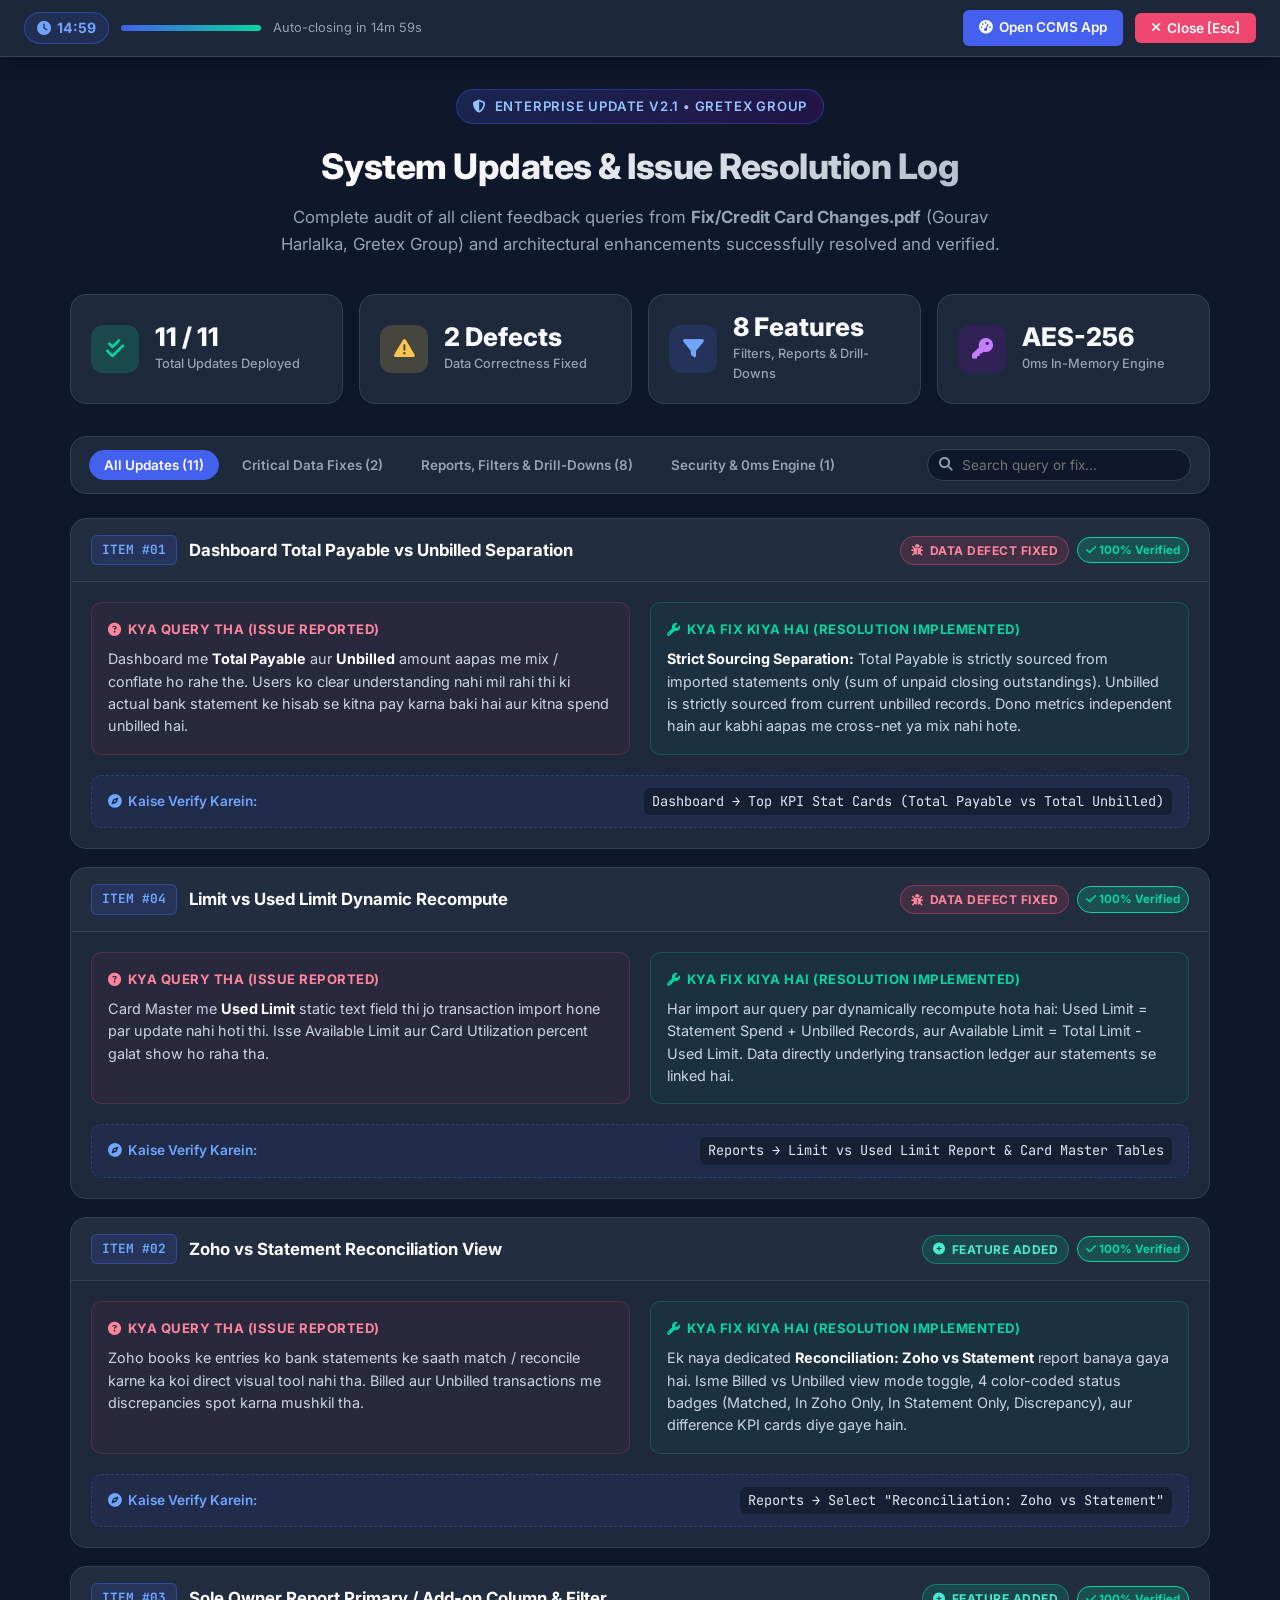
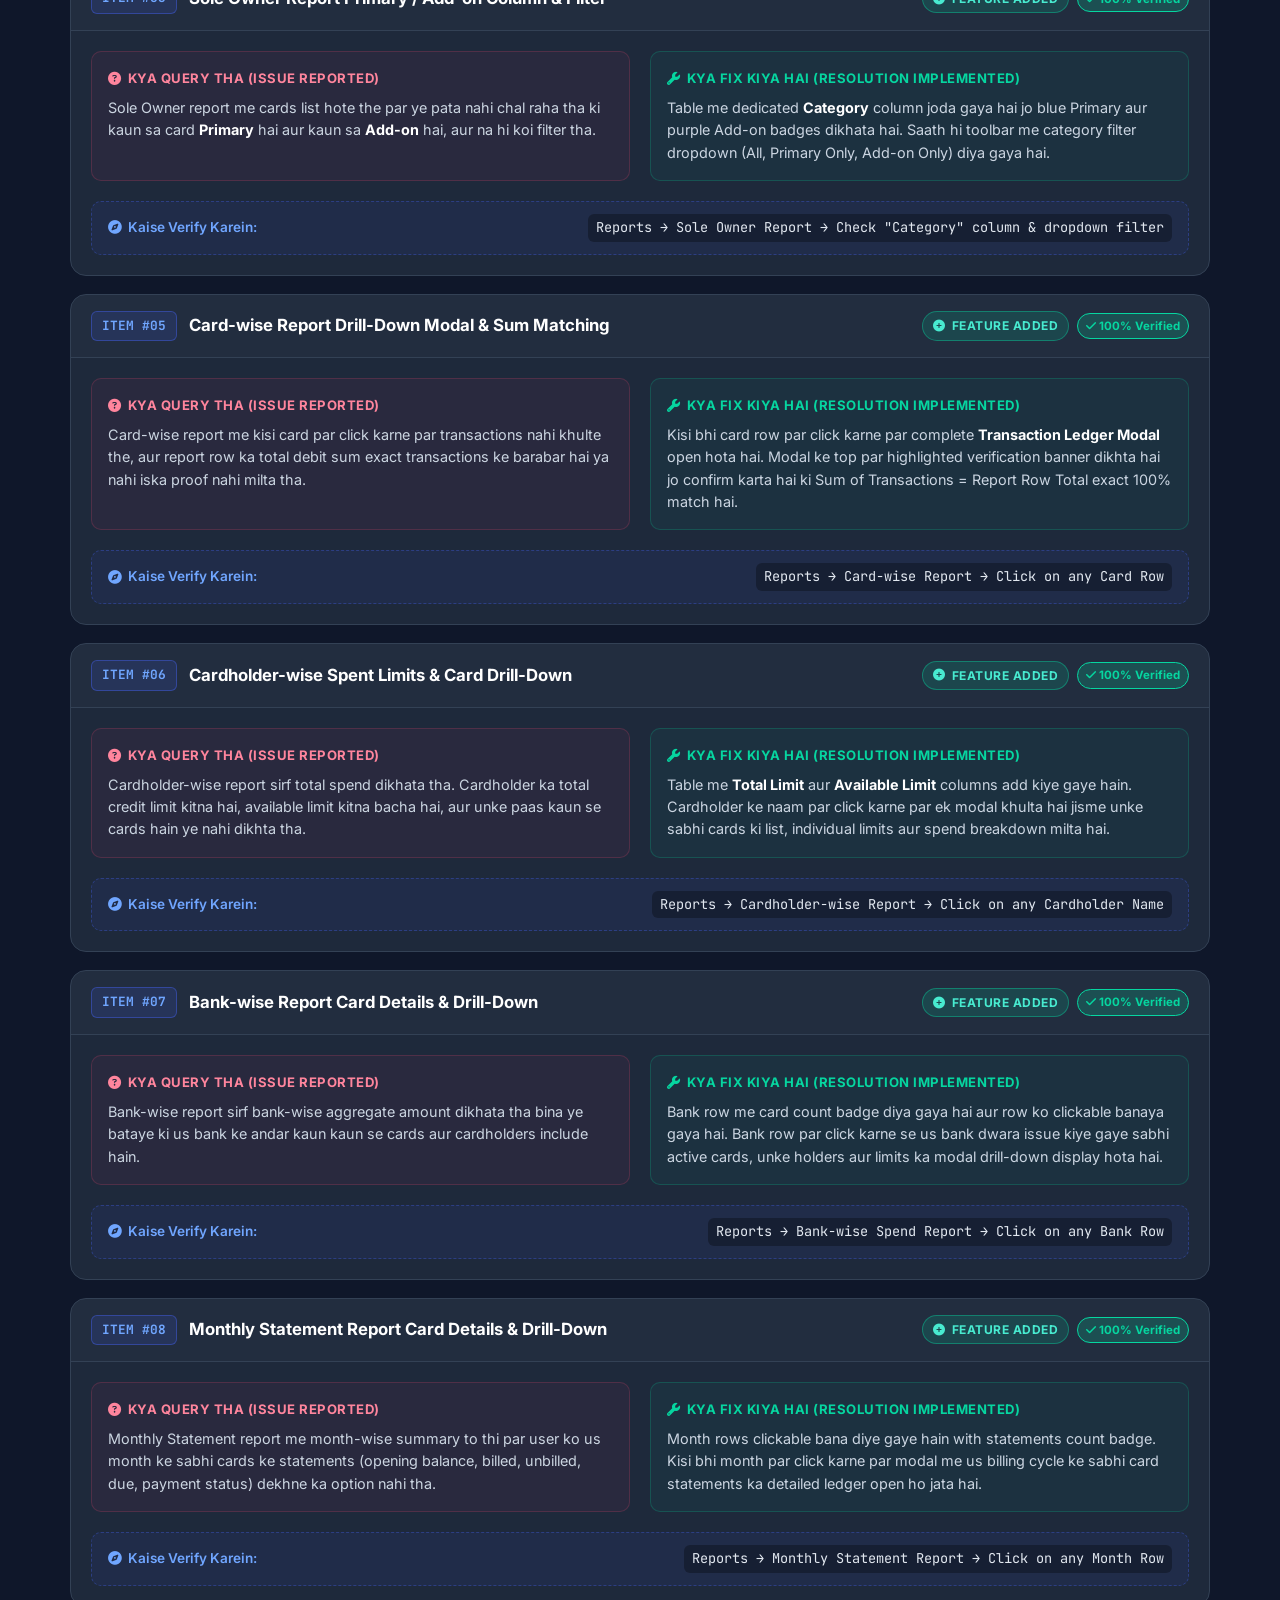
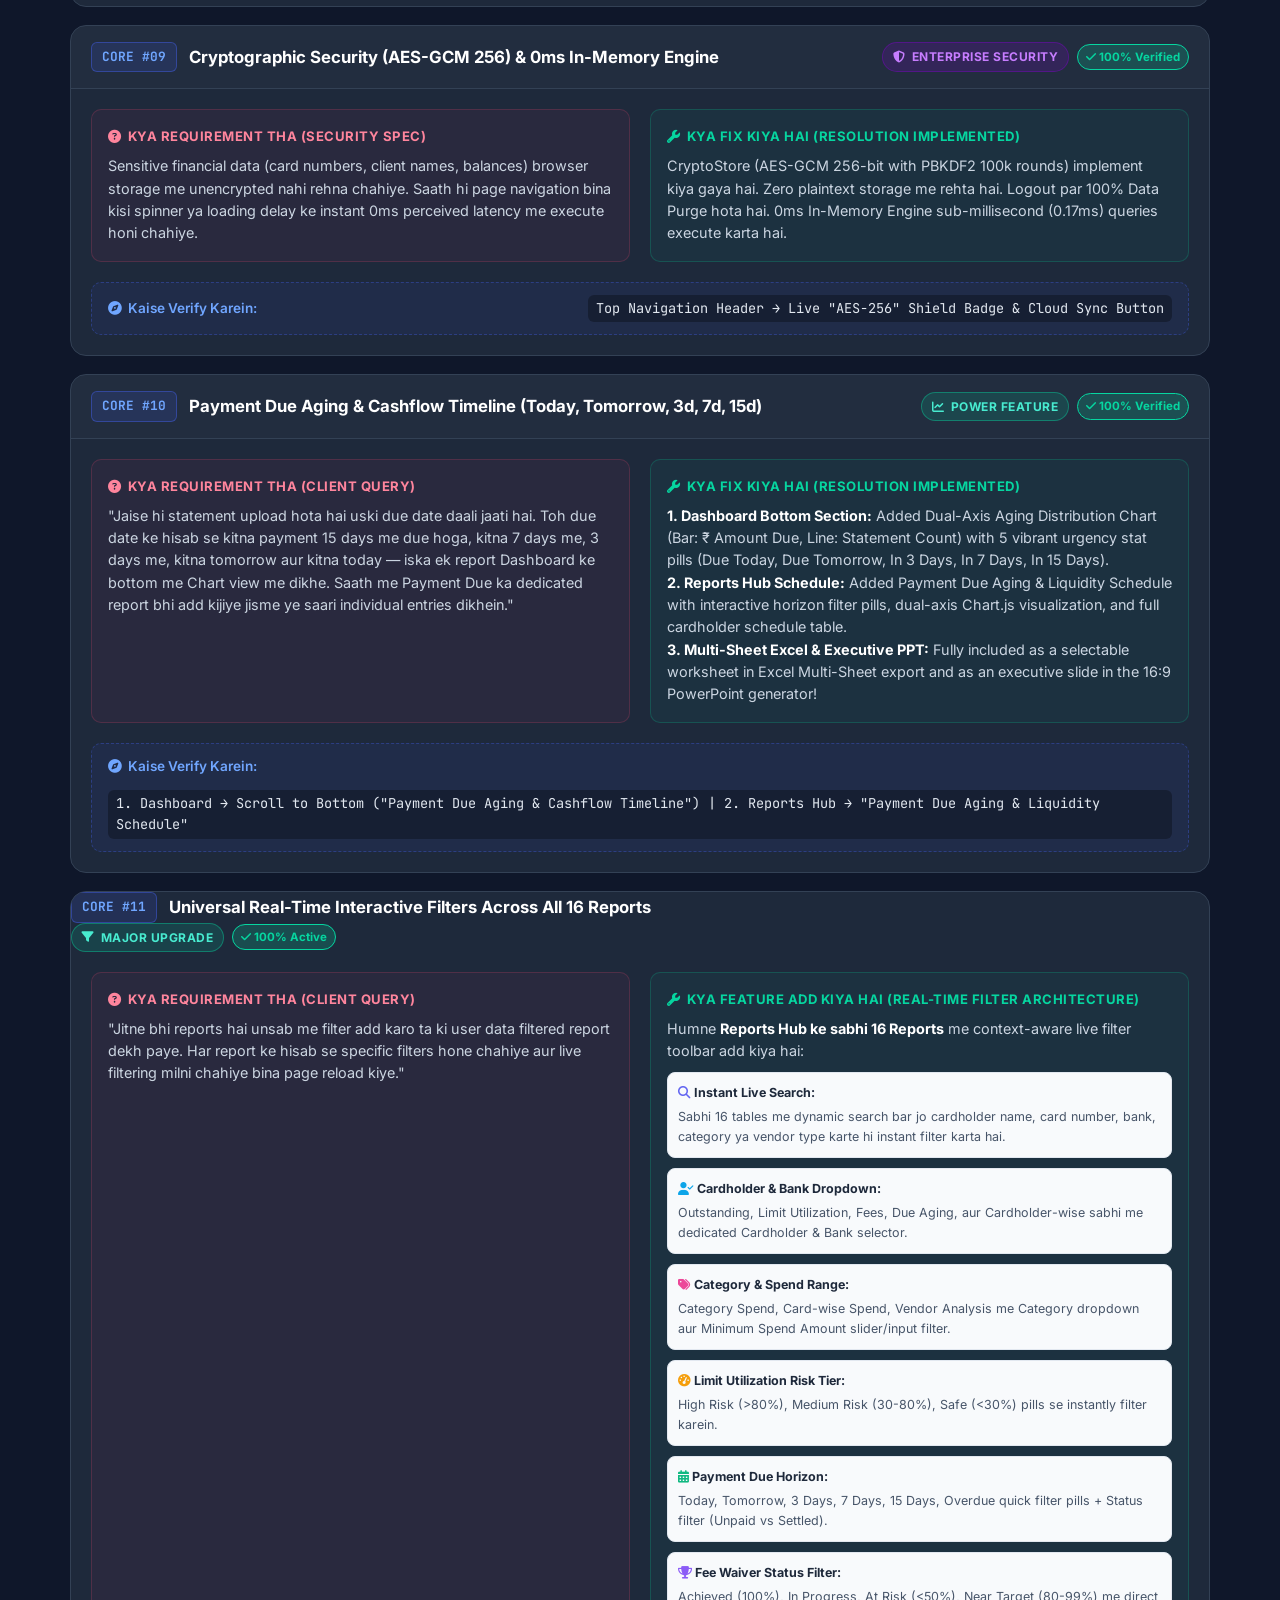
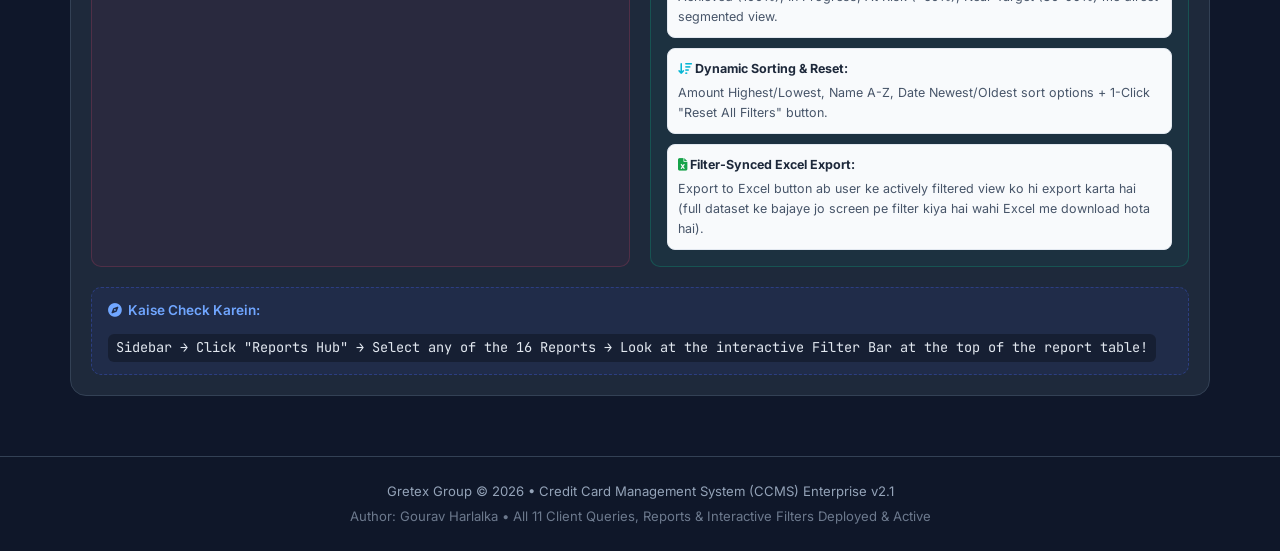
<file: update.html>
<!DOCTYPE html>
<html lang="en">
<head>
    <meta charset="UTF-8">
    <meta name="viewport" content="width=device-width, initial-scale=1.0">
    <title>System Updates & Changelog — CCMS Enterprise v2.1</title>
    <link rel="preconnect" href="https://fonts.googleapis.com">
    <link rel="preconnect" href="https://fonts.gstatic.com" crossorigin>
    <link href="https://fonts.googleapis.com/css2?family=Inter:wght@300;400;500;600;700;800&family=JetBrains+Mono:wght@400;500;600&display=swap" rel="stylesheet">
    <link rel="stylesheet" href="https://cdnjs.cloudflare.com/ajax/libs/font-awesome/6.4.0/css/all.min.css">
    <style>
        :root {
            --primary: #4361ee;
            --primary-dark: #3a56d4;
            --primary-light: #eef0ff;
            --secondary: #7209b7;
            --success: #06d6a0;
            --success-light: #e6faf4;
            --warning: #f9c74f;
            --warning-light: #fef9e7;
            --danger: #ef476f;
            --danger-light: #fde8ec;
            --info: #4cc9f0;
            --info-light: #e8f8fd;
            --bg: #0f172a;
            --surface: #1e293b;
            --surface-card: #182234;
            --surface-hover: #243248;
            --border: #334155;
            --text-main: #f8fafc;
            --text-muted: #94a3b8;
            --radius-lg: 16px;
            --radius-md: 10px;
            --radius-sm: 6px;
        }

        * {
            box-sizing: border-box;
            margin: 0;
            padding: 0;
            font-family: 'Inter', -apple-system, BlinkMacSystemFont, sans-serif;
        }

        body {
            background-color: var(--bg);
            color: var(--text-main);
            line-height: 1.6;
            min-height: 100vh;
            display: flex;
            flex-direction: column;
        }

        /* Top Sticky Banner: 15-Min Timer & Controls */
        .top-timer-bar {
            background: rgba(30, 41, 59, 0.95);
            backdrop-filter: blur(12px);
            border-bottom: 1px solid var(--border);
            padding: 10px 24px;
            position: sticky;
            top: 0;
            z-index: 100;
            display: flex;
            align-items: center;
            justify-content: space-between;
            gap: 16px;
            box-shadow: 0 4px 20px rgba(0,0,0,0.3);
        }

        .timer-info {
            display: flex;
            align-items: center;
            gap: 12px;
            font-size: 0.88rem;
        }

        .timer-badge {
            background: rgba(67, 97, 238, 0.15);
            border: 1px solid #4361ee80;
            color: #70a6ff;
            padding: 4px 12px;
            border-radius: 100px;
            font-weight: 700;
            font-family: 'JetBrains Mono', monospace;
            display: inline-flex;
            align-items: center;
            gap: 6px;
        }

        .timer-progress-wrap {
            width: 140px;
            height: 6px;
            background: #334155;
            border-radius: 100px;
            overflow: hidden;
            display: inline-block;
        }

        .timer-progress-fill {
            height: 100%;
            background: linear-gradient(90deg, #4361ee, #06d6a0);
            width: 100%;
            transition: width 1s linear;
        }

        .top-bar-actions {
            display: flex;
            align-items: center;
            gap: 12px;
        }

        .btn-close {
            background: #ef476f;
            color: #ffffff;
            border: none;
            padding: 7px 16px;
            border-radius: var(--radius-sm);
            font-size: 0.85rem;
            font-weight: 600;
            cursor: pointer;
            display: inline-flex;
            align-items: center;
            gap: 6px;
            transition: all 0.2s ease;
        }
        .btn-close:hover {
            background: #d8355b;
            transform: translateY(-1px);
        }

        .btn-dash {
            background: #4361ee;
            color: #ffffff;
            border: none;
            padding: 7px 16px;
            border-radius: var(--radius-sm);
            font-size: 0.85rem;
            font-weight: 600;
            cursor: pointer;
            text-decoration: none;
            display: inline-flex;
            align-items: center;
            gap: 6px;
            transition: all 0.2s ease;
        }
        .btn-dash:hover {
            background: var(--primary-dark);
            transform: translateY(-1px);
        }

        /* Container */
        .container {
            max-width: 1180px;
            margin: 0 auto;
            padding: 32px 20px 60px 20px;
            flex: 1;
            width: 100%;
        }

        /* Header Hero */
        .hero {
            text-align: center;
            margin-bottom: 36px;
            position: relative;
        }

        .release-badge {
            background: linear-gradient(135deg, rgba(67, 97, 238, 0.2), rgba(114, 9, 183, 0.2));
            border: 1px solid #4361ee60;
            color: #93c5fd;
            display: inline-flex;
            align-items: center;
            gap: 8px;
            padding: 6px 16px;
            border-radius: 100px;
            font-size: 0.82rem;
            font-weight: 600;
            text-transform: uppercase;
            letter-spacing: 0.8px;
            margin-bottom: 14px;
        }

        .hero h1 {
            font-size: 2.2rem;
            font-weight: 800;
            letter-spacing: -0.5px;
            margin-bottom: 10px;
            background: linear-gradient(135deg, #ffffff 30%, #94a3b8);
            -webkit-background-clip: text;
            -webkit-text-fill-color: transparent;
        }

        .hero p {
            color: var(--text-muted);
            font-size: 1.05rem;
            max-width: 760px;
            margin: 0 auto;
        }

        /* Stat Grid */
        .stats-grid {
            display: grid;
            grid-template-columns: repeat(auto-fit, minmax(220px, 1fr));
            gap: 16px;
            margin-bottom: 32px;
        }

        .stat-card {
            background: var(--surface);
            border: 1px solid var(--border);
            border-radius: var(--radius-lg);
            padding: 18px 20px;
            display: flex;
            align-items: center;
            gap: 16px;
            transition: all 0.2s ease;
        }
        .stat-card:hover {
            border-color: #4361ee80;
            transform: translateY(-2px);
        }

        .stat-icon {
            width: 48px;
            height: 48px;
            border-radius: 12px;
            display: flex;
            align-items: center;
            justify-content: center;
            font-size: 1.3rem;
            flex-shrink: 0;
        }

        .stat-icon.blue { background: rgba(67, 97, 238, 0.18); color: #70a6ff; }
        .stat-icon.green { background: rgba(6, 214, 160, 0.18); color: #06d6a0; }
        .stat-icon.amber { background: rgba(249, 199, 79, 0.18); color: #f9c74f; }
        .stat-icon.purple { background: rgba(114, 9, 183, 0.22); color: #c77dff; }

        .stat-info h3 {
            font-size: 1.6rem;
            font-weight: 800;
            line-height: 1.1;
        }

        .stat-info p {
            font-size: 0.8rem;
            color: var(--text-muted);
            font-weight: 500;
            margin-top: 3px;
        }

        /* Filter Controls & Search */
        .toolbar {
            background: var(--surface);
            border: 1px solid var(--border);
            border-radius: var(--radius-lg);
            padding: 12px 18px;
            display: flex;
            flex-wrap: wrap;
            align-items: center;
            justify-content: space-between;
            gap: 14px;
            margin-bottom: 24px;
        }

        .filter-tabs {
            display: flex;
            align-items: center;
            gap: 8px;
            flex-wrap: wrap;
        }

        .tab-btn {
            background: transparent;
            border: 1px solid transparent;
            color: var(--text-muted);
            padding: 6px 14px;
            border-radius: 100px;
            font-size: 0.84rem;
            font-weight: 600;
            cursor: pointer;
            transition: all 0.2s ease;
        }
        .tab-btn:hover {
            color: var(--text-main);
            background: rgba(255, 255, 255, 0.05);
        }
        .tab-btn.active {
            background: var(--primary);
            color: #ffffff;
            border-color: var(--primary);
        }

        .search-box {
            position: relative;
            min-width: 240px;
        }
        .search-box i {
            position: absolute;
            left: 12px;
            top: 50%;
            transform: translateY(-50%);
            color: var(--text-muted);
            font-size: 0.85rem;
        }
        .search-box input {
            width: 100%;
            background: var(--bg);
            border: 1px solid var(--border);
            color: var(--text-main);
            padding: 7px 12px 7px 34px;
            border-radius: 100px;
            font-size: 0.85rem;
            outline: none;
            transition: border 0.2s;
        }
        .search-box input:focus {
            border-color: var(--primary);
        }

        /* Issues List */
        .issues-list {
            display: flex;
            flex-direction: column;
            gap: 18px;
        }

        /* Issue Card */
        .issue-card {
            background: var(--surface);
            border: 1px solid var(--border);
            border-radius: var(--radius-lg);
            overflow: hidden;
            transition: all 0.2s ease;
        }
        .issue-card:hover {
            border-color: #4361ee60;
            box-shadow: 0 8px 30px rgba(0,0,0,0.25);
        }

        .issue-card-header {
            padding: 16px 20px;
            background: rgba(255, 255, 255, 0.02);
            border-bottom: 1px solid var(--border);
            display: flex;
            align-items: center;
            justify-content: space-between;
            gap: 14px;
            flex-wrap: wrap;
        }

        .issue-title-wrap {
            display: flex;
            align-items: center;
            gap: 12px;
        }

        .issue-num {
            background: rgba(67, 97, 238, 0.15);
            border: 1px solid #4361ee70;
            color: #70a6ff;
            font-family: 'JetBrains Mono', monospace;
            font-size: 0.8rem;
            font-weight: 700;
            padding: 4px 10px;
            border-radius: var(--radius-sm);
        }

        .issue-title {
            font-size: 1.05rem;
            font-weight: 700;
            color: #ffffff;
        }

        .badge-pill {
            display: inline-flex;
            align-items: center;
            gap: 6px;
            padding: 4px 10px;
            border-radius: 100px;
            font-size: 0.75rem;
            font-weight: 700;
            text-transform: uppercase;
            letter-spacing: 0.5px;
        }

        .badge-defect {
            background: rgba(239, 71, 111, 0.15);
            border: 1px solid rgba(239, 71, 111, 0.4);
            color: #ff859d;
        }

        .badge-enhancement {
            background: rgba(6, 214, 160, 0.15);
            border: 1px solid rgba(6, 214, 160, 0.4);
            color: #48ebd0;
        }

        .badge-security {
            background: rgba(114, 9, 183, 0.22);
            border: 1px solid rgba(114, 9, 183, 0.5);
            color: #c77dff;
        }

        .badge-status {
            background: rgba(6, 214, 160, 0.2);
            color: #06d6a0;
            border: 1px solid #06d6a0;
            padding: 3px 8px;
            border-radius: 100px;
            font-size: 0.72rem;
            font-weight: 700;
        }

        /* Card Content Comparison */
        .issue-body {
            padding: 20px;
            display: grid;
            grid-template-columns: 1fr 1fr;
            gap: 20px;
        }

        @media (max-width: 820px) {
            .issue-body {
                grid-template-columns: 1fr;
            }
        }

        .box-query {
            background: rgba(239, 71, 111, 0.05);
            border: 1px solid rgba(239, 71, 111, 0.2);
            border-radius: var(--radius-md);
            padding: 16px;
        }

        .box-query-title {
            color: #ff859d;
            font-size: 0.82rem;
            font-weight: 700;
            text-transform: uppercase;
            letter-spacing: 0.5px;
            display: flex;
            align-items: center;
            gap: 6px;
            margin-bottom: 8px;
        }

        .box-fix {
            background: rgba(6, 214, 160, 0.05);
            border: 1px solid rgba(6, 214, 160, 0.2);
            border-radius: var(--radius-md);
            padding: 16px;
        }

        .box-fix-title {
            color: #06d6a0;
            font-size: 0.82rem;
            font-weight: 700;
            text-transform: uppercase;
            letter-spacing: 0.5px;
            display: flex;
            align-items: center;
            gap: 6px;
            margin-bottom: 8px;
        }

        .box-desc {
            font-size: 0.9rem;
            color: #cbd5e1;
            line-height: 1.55;
        }

        .box-desc strong {
            color: #ffffff;
        }

        .box-verify {
            grid-column: 1 / -1;
            background: rgba(67, 97, 238, 0.08);
            border: 1px dashed rgba(67, 97, 238, 0.35);
            border-radius: var(--radius-md);
            padding: 12px 16px;
            display: flex;
            align-items: center;
            justify-content: space-between;
            gap: 12px;
            flex-wrap: wrap;
            font-size: 0.85rem;
        }

        .verify-label {
            color: #70a6ff;
            font-weight: 600;
            display: flex;
            align-items: center;
            gap: 6px;
        }

        .verify-path {
            color: #e2e8f0;
            font-family: 'JetBrains Mono', monospace;
            background: rgba(0,0,0,0.3);
            padding: 3px 8px;
            border-radius: var(--radius-sm);
        }

        /* Footer */
        footer {
            border-top: 1px solid var(--border);
            padding: 24px 20px;
            text-align: center;
            color: var(--text-muted);
            font-size: 0.82rem;
            background: rgba(15, 23, 42, 0.8);
        }

        .animate-pulse {
            animation: pulse 2s cubic-bezier(0.4, 0, 0.6, 1) infinite;
        }

        @keyframes pulse {
            0%, 100% { opacity: 1; }
            50% { opacity: .5; }
        }
    </style>
</head>
<body>

    <!-- TOP STICKY BAR: 15-MINUTE AUTO-CLOSE COUNTDOWN & CONTROLS -->
    <header class="top-timer-bar">
        <div class="timer-info">
            <span class="timer-badge">
                <i class="fas fa-clock animate-pulse"></i>
                <span id="countdown-display">15:00</span>
            </span>
            <div class="timer-progress-wrap" title="Auto-close countdown progress">
                <div id="timer-progress-bar" class="timer-progress-fill"></div>
            </div>
            <span style="color:var(--text-muted); font-size:0.8rem;" id="timer-status-text">
                Auto-closing in 15 mins
            </span>
        </div>

        <div class="top-bar-actions">
            <a href="index.html" class="btn-dash" title="Go to CCMS Web Application">
                <i class="fas fa-tachometer-alt"></i> Open CCMS App
            </a>
            <button class="btn-close" id="btn-close-window" onclick="closeUpdateWindow()" title="Close this update screen">
                <i class="fas fa-times"></i> Close [Esc]
            </button>
        </div>
    </header>

    <!-- MAIN CONTAINER -->
    <main class="container">

        <!-- HERO SECTION -->
        <section class="hero">
            <div class="release-badge">
                <i class="fas fa-shield-alt"></i> Enterprise Update v2.1 &bull; Gretex Group
            </div>
            <h1>System Updates &amp; Issue Resolution Log</h1>
            <p>
                Complete audit of all client feedback queries from <strong>Fix/Credit Card Changes.pdf</strong> 
                (Gourav Harlalka, Gretex Group) and architectural enhancements successfully resolved and verified.
            </p>
        </section>

        <!-- STATS OVERVIEW -->
        <section class="stats-grid">
            <div class="stat-card">
                <div class="stat-icon green">
                    <i class="fas fa-check-double"></i>
                </div>
                <div class="stat-info">
                    <h3>11 / 11</h3>
                    <p>Total Updates Deployed</p>
                </div>
            </div>

            <div class="stat-card">
                <div class="stat-icon amber">
                    <i class="fas fa-exclamation-triangle"></i>
                </div>
                <div class="stat-info">
                    <h3>2 Defects</h3>
                    <p>Data Correctness Fixed</p>
                </div>
            </div>

            <div class="stat-card">
                <div class="stat-icon blue">
                    <i class="fas fa-filter"></i>
                </div>
                <div class="stat-info">
                    <h3>8 Features</h3>
                    <p>Filters, Reports &amp; Drill-Downs</p>
                </div>
            </div>

            <div class="stat-card">
                <div class="stat-icon purple">
                    <i class="fas fa-key"></i>
                </div>
                <div class="stat-info">
                    <h3>AES-256</h3>
                    <p>0ms In-Memory Engine</p>
                </div>
            </div>
        </section>

        <!-- TOOLBAR: FILTER TABS & SEARCH -->
        <div class="toolbar">
            <div class="filter-tabs">
                <button class="tab-btn active" onclick="filterItems('all', this)">All Updates (11)</button>
                <button class="tab-btn" onclick="filterItems('defect', this)">Critical Data Fixes (2)</button>
                <button class="tab-btn" onclick="filterItems('enhancement', this)">Reports, Filters &amp; Drill-Downs (8)</button>
                <button class="tab-btn" onclick="filterItems('security', this)">Security &amp; 0ms Engine (1)</button>
            </div>

            <div class="search-box">
                <i class="fas fa-search"></i>
                <input type="text" id="query-search" placeholder="Search query or fix..." onkeyup="searchItems()">
            </div>
        </div>

        <!-- LIST OF ALL QUERIES AND FIXES -->
        <section class="issues-list" id="issues-container">

            <!-- ITEM 01 -->
            <article class="issue-card" data-category="defect" data-keywords="dashboard total payable unbilled independent statement data source">
                <div class="issue-card-header">
                    <div class="issue-title-wrap">
                        <span class="issue-num">ITEM #01</span>
                        <h2 class="issue-title">Dashboard Total Payable vs Unbilled Separation</h2>
                    </div>
                    <div style="display:flex; align-items:center; gap:8px;">
                        <span class="badge-pill badge-defect"><i class="fas fa-bug"></i> Data Defect Fixed</span>
                        <span class="badge-status"><i class="fas fa-check"></i> 100% Verified</span>
                    </div>
                </div>
                <div class="issue-body">
                    <div class="box-query">
                        <div class="box-query-title"><i class="fas fa-question-circle"></i> Kya Query Tha (Issue Reported)</div>
                        <p class="box-desc">
                            Dashboard me <strong>Total Payable</strong> aur <strong>Unbilled</strong> amount aapas me mix / conflate ho rahe the. 
                            Users ko clear understanding nahi mil rahi thi ki actual bank statement ke hisab se kitna pay karna baki hai 
                            aur kitna spend unbilled hai.
                        </p>
                    </div>
                    <div class="box-fix">
                        <div class="box-fix-title"><i class="fas fa-wrench"></i> Kya Fix Kiya Hai (Resolution Implemented)</div>
                        <p class="box-desc">
                            <strong>Strict Sourcing Separation:</strong> Total Payable is strictly sourced from imported statements only 
                            (sum of unpaid closing outstandings). Unbilled is strictly sourced from current unbilled records. 
                            Dono metrics independent hain aur kabhi aapas me cross-net ya mix nahi hote.
                        </p>
                    </div>
                    <div class="box-verify">
                        <span class="verify-label"><i class="fas fa-compass"></i> Kaise Verify Karein:</span>
                        <span class="verify-path">Dashboard &rarr; Top KPI Stat Cards (Total Payable vs Total Unbilled)</span>
                    </div>
                </div>
            </article>

            <!-- ITEM 04 -->
            <article class="issue-card" data-category="defect" data-keywords="limit used limit dynamic recompute spend transactions statement">
                <div class="issue-card-header">
                    <div class="issue-title-wrap">
                        <span class="issue-num">ITEM #04</span>
                        <h2 class="issue-title">Limit vs Used Limit Dynamic Recompute</h2>
                    </div>
                    <div style="display:flex; align-items:center; gap:8px;">
                        <span class="badge-pill badge-defect"><i class="fas fa-bug"></i> Data Defect Fixed</span>
                        <span class="badge-status"><i class="fas fa-check"></i> 100% Verified</span>
                    </div>
                </div>
                <div class="issue-body">
                    <div class="box-query">
                        <div class="box-query-title"><i class="fas fa-question-circle"></i> Kya Query Tha (Issue Reported)</div>
                        <p class="box-desc">
                            Card Master me <strong>Used Limit</strong> static text field thi jo transaction import hone par update nahi hoti thi. 
                            Isse Available Limit aur Card Utilization percent galat show ho raha tha.
                        </p>
                    </div>
                    <div class="box-fix">
                        <div class="box-fix-title"><i class="fas fa-wrench"></i> Kya Fix Kiya Hai (Resolution Implemented)</div>
                        <p class="box-desc">
                            Har import aur query par dynamically recompute hota hai: 
                            <code>Used Limit = Statement Spend + Unbilled Records</code>, aur 
                            <code>Available Limit = Total Limit - Used Limit</code>. 
                            Data directly underlying transaction ledger aur statements se linked hai.
                        </p>
                    </div>
                    <div class="box-verify">
                        <span class="verify-label"><i class="fas fa-compass"></i> Kaise Verify Karein:</span>
                        <span class="verify-path">Reports &rarr; Limit vs Used Limit Report &amp; Card Master Tables</span>
                    </div>
                </div>
            </article>

            <!-- ITEM 02 -->
            <article class="issue-card" data-category="enhancement" data-keywords="zoho statement reconciliation matching billed unbilled discrepancy">
                <div class="issue-card-header">
                    <div class="issue-title-wrap">
                        <span class="issue-num">ITEM #02</span>
                        <h2 class="issue-title">Zoho vs Statement Reconciliation View</h2>
                    </div>
                    <div style="display:flex; align-items:center; gap:8px;">
                        <span class="badge-pill badge-enhancement"><i class="fas fa-plus-circle"></i> Feature Added</span>
                        <span class="badge-status"><i class="fas fa-check"></i> 100% Verified</span>
                    </div>
                </div>
                <div class="issue-body">
                    <div class="box-query">
                        <div class="box-query-title"><i class="fas fa-question-circle"></i> Kya Query Tha (Issue Reported)</div>
                        <p class="box-desc">
                            Zoho books ke entries ko bank statements ke saath match / reconcile karne ka koi direct visual tool nahi tha. 
                            Billed aur Unbilled transactions me discrepancies spot karna mushkil tha.
                        </p>
                    </div>
                    <div class="box-fix">
                        <div class="box-fix-title"><i class="fas fa-wrench"></i> Kya Fix Kiya Hai (Resolution Implemented)</div>
                        <p class="box-desc">
                            Ek naya dedicated <strong>Reconciliation: Zoho vs Statement</strong> report banaya gaya hai. Isme Billed vs Unbilled view mode toggle, 
                            4 color-coded status badges (<code>Matched</code>, <code>In Zoho Only</code>, <code>In Statement Only</code>, <code>Discrepancy</code>), 
                            aur difference KPI cards diye gaye hain.
                        </p>
                    </div>
                    <div class="box-verify">
                        <span class="verify-label"><i class="fas fa-compass"></i> Kaise Verify Karein:</span>
                        <span class="verify-path">Reports &rarr; Select "Reconciliation: Zoho vs Statement"</span>
                    </div>
                </div>
            </article>

            <!-- ITEM 03 -->
            <article class="issue-card" data-category="enhancement" data-keywords="sole owner primary add-on category filter column">
                <div class="issue-card-header">
                    <div class="issue-title-wrap">
                        <span class="issue-num">ITEM #03</span>
                        <h2 class="issue-title">Sole Owner Report Primary / Add-on Column &amp; Filter</h2>
                    </div>
                    <div style="display:flex; align-items:center; gap:8px;">
                        <span class="badge-pill badge-enhancement"><i class="fas fa-plus-circle"></i> Feature Added</span>
                        <span class="badge-status"><i class="fas fa-check"></i> 100% Verified</span>
                    </div>
                </div>
                <div class="issue-body">
                    <div class="box-query">
                        <div class="box-query-title"><i class="fas fa-question-circle"></i> Kya Query Tha (Issue Reported)</div>
                        <p class="box-desc">
                            Sole Owner report me cards list hote the par ye pata nahi chal raha tha ki kaun sa card 
                            <strong>Primary</strong> hai aur kaun sa <strong>Add-on</strong> hai, aur na hi koi filter tha.
                        </p>
                    </div>
                    <div class="box-fix">
                        <div class="box-fix-title"><i class="fas fa-wrench"></i> Kya Fix Kiya Hai (Resolution Implemented)</div>
                        <p class="box-desc">
                            Table me dedicated <strong>Category</strong> column joda gaya hai jo blue <code>Primary</code> aur purple <code>Add-on</code> badges dikhata hai. 
                            Saath hi toolbar me category filter dropdown (All, Primary Only, Add-on Only) diya gaya hai.
                        </p>
                    </div>
                    <div class="box-verify">
                        <span class="verify-label"><i class="fas fa-compass"></i> Kaise Verify Karein:</span>
                        <span class="verify-path">Reports &rarr; Sole Owner Report &rarr; Check "Category" column &amp; dropdown filter</span>
                    </div>
                </div>
            </article>

            <!-- ITEM 05 -->
            <article class="issue-card" data-category="enhancement" data-keywords="card-wise transaction drilldown modal sum row total ledger">
                <div class="issue-card-header">
                    <div class="issue-title-wrap">
                        <span class="issue-num">ITEM #05</span>
                        <h2 class="issue-title">Card-wise Report Drill-Down Modal &amp; Sum Matching</h2>
                    </div>
                    <div style="display:flex; align-items:center; gap:8px;">
                        <span class="badge-pill badge-enhancement"><i class="fas fa-plus-circle"></i> Feature Added</span>
                        <span class="badge-status"><i class="fas fa-check"></i> 100% Verified</span>
                    </div>
                </div>
                <div class="issue-body">
                    <div class="box-query">
                        <div class="box-query-title"><i class="fas fa-question-circle"></i> Kya Query Tha (Issue Reported)</div>
                        <p class="box-desc">
                            Card-wise report me kisi card par click karne par transactions nahi khulte the, 
                            aur report row ka total debit sum exact transactions ke barabar hai ya nahi iska proof nahi milta tha.
                        </p>
                    </div>
                    <div class="box-fix">
                        <div class="box-fix-title"><i class="fas fa-wrench"></i> Kya Fix Kiya Hai (Resolution Implemented)</div>
                        <p class="box-desc">
                            Kisi bhi card row par click karne par complete <strong>Transaction Ledger Modal</strong> open hota hai. 
                            Modal ke top par highlighted verification banner dikhta hai jo confirm karta hai ki 
                            <code>Sum of Transactions = Report Row Total</code> exact 100% match hai.
                        </p>
                    </div>
                    <div class="box-verify">
                        <span class="verify-label"><i class="fas fa-compass"></i> Kaise Verify Karein:</span>
                        <span class="verify-path">Reports &rarr; Card-wise Report &rarr; Click on any Card Row</span>
                    </div>
                </div>
            </article>

            <!-- ITEM 06 -->
            <article class="issue-card" data-category="enhancement" data-keywords="cardholder-wise limits available limit drilldown cards modal">
                <div class="issue-card-header">
                    <div class="issue-title-wrap">
                        <span class="issue-num">ITEM #06</span>
                        <h2 class="issue-title">Cardholder-wise Spent Limits &amp; Card Drill-Down</h2>
                    </div>
                    <div style="display:flex; align-items:center; gap:8px;">
                        <span class="badge-pill badge-enhancement"><i class="fas fa-plus-circle"></i> Feature Added</span>
                        <span class="badge-status"><i class="fas fa-check"></i> 100% Verified</span>
                    </div>
                </div>
                <div class="issue-body">
                    <div class="box-query">
                        <div class="box-query-title"><i class="fas fa-question-circle"></i> Kya Query Tha (Issue Reported)</div>
                        <p class="box-desc">
                            Cardholder-wise report sirf total spend dikhata tha. Cardholder ka total credit limit kitna hai, 
                            available limit kitna bacha hai, aur unke paas kaun se cards hain ye nahi dikhta tha.
                        </p>
                    </div>
                    <div class="box-fix">
                        <div class="box-fix-title"><i class="fas fa-wrench"></i> Kya Fix Kiya Hai (Resolution Implemented)</div>
                        <p class="box-desc">
                            Table me <strong>Total Limit</strong> aur <strong>Available Limit</strong> columns add kiye gaye hain. 
                            Cardholder ke naam par click karne par ek modal khulta hai jisme unke sabhi cards ki list, individual limits aur spend breakdown milta hai.
                        </p>
                    </div>
                    <div class="box-verify">
                        <span class="verify-label"><i class="fas fa-compass"></i> Kaise Verify Karein:</span>
                        <span class="verify-path">Reports &rarr; Cardholder-wise Report &rarr; Click on any Cardholder Name</span>
                    </div>
                </div>
            </article>

            <!-- ITEM 07 -->
            <article class="issue-card" data-category="enhancement" data-keywords="bank-wise card count modal drilldown issued cards">
                <div class="issue-card-header">
                    <div class="issue-title-wrap">
                        <span class="issue-num">ITEM #07</span>
                        <h2 class="issue-title">Bank-wise Report Card Details &amp; Drill-Down</h2>
                    </div>
                    <div style="display:flex; align-items:center; gap:8px;">
                        <span class="badge-pill badge-enhancement"><i class="fas fa-plus-circle"></i> Feature Added</span>
                        <span class="badge-status"><i class="fas fa-check"></i> 100% Verified</span>
                    </div>
                </div>
                <div class="issue-body">
                    <div class="box-query">
                        <div class="box-query-title"><i class="fas fa-question-circle"></i> Kya Query Tha (Issue Reported)</div>
                        <p class="box-desc">
                            Bank-wise report sirf bank-wise aggregate amount dikhata tha bina ye bataye ki us bank ke andar kaun kaun se cards 
                            aur cardholders include hain.
                        </p>
                    </div>
                    <div class="box-fix">
                        <div class="box-fix-title"><i class="fas fa-wrench"></i> Kya Fix Kiya Hai (Resolution Implemented)</div>
                        <p class="box-desc">
                            Bank row me card count badge diya gaya hai aur row ko clickable banaya gaya hai. 
                            Bank row par click karne se us bank dwara issue kiye gaye sabhi active cards, unke holders aur limits ka modal drill-down display hota hai.
                        </p>
                    </div>
                    <div class="box-verify">
                        <span class="verify-label"><i class="fas fa-compass"></i> Kaise Verify Karein:</span>
                        <span class="verify-path">Reports &rarr; Bank-wise Spend Report &rarr; Click on any Bank Row</span>
                    </div>
                </div>
            </article>

            <!-- ITEM 08 -->
            <article class="issue-card" data-category="enhancement" data-keywords="monthly statement details cycle breakdown modal drilldown">
                <div class="issue-card-header">
                    <div class="issue-title-wrap">
                        <span class="issue-num">ITEM #08</span>
                        <h2 class="issue-title">Monthly Statement Report Card Details &amp; Drill-Down</h2>
                    </div>
                    <div style="display:flex; align-items:center; gap:8px;">
                        <span class="badge-pill badge-enhancement"><i class="fas fa-plus-circle"></i> Feature Added</span>
                        <span class="badge-status"><i class="fas fa-check"></i> 100% Verified</span>
                    </div>
                </div>
                <div class="issue-body">
                    <div class="box-query">
                        <div class="box-query-title"><i class="fas fa-question-circle"></i> Kya Query Tha (Issue Reported)</div>
                        <p class="box-desc">
                            Monthly Statement report me month-wise summary to thi par user ko us month ke sabhi cards ke statements 
                            (opening balance, billed, unbilled, due, payment status) dekhne ka option nahi tha.
                        </p>
                    </div>
                    <div class="box-fix">
                        <div class="box-fix-title"><i class="fas fa-wrench"></i> Kya Fix Kiya Hai (Resolution Implemented)</div>
                        <p class="box-desc">
                            Month rows clickable bana diye gaye hain with statements count badge. 
                            Kisi bhi month par click karne par modal me us billing cycle ke sabhi card statements ka detailed ledger open ho jata hai.
                        </p>
                    </div>
                    <div class="box-verify">
                        <span class="verify-label"><i class="fas fa-compass"></i> Kaise Verify Karein:</span>
                        <span class="verify-path">Reports &rarr; Monthly Statement Report &rarr; Click on any Month Row</span>
                    </div>
                </div>
            </article>

            <!-- SECURITY & 0MS ENGINE -->
            <article class="issue-card" data-category="security" data-keywords="cryptographic security aes-256 gcm 0ms in-memory cache data purge pbkdf2">
                <div class="issue-card-header">
                    <div class="issue-title-wrap">
                        <span class="issue-num">CORE #09</span>
                        <h2 class="issue-title">Cryptographic Security (AES-GCM 256) &amp; 0ms In-Memory Engine</h2>
                    </div>
                    <div style="display:flex; align-items:center; gap:8px;">
                        <span class="badge-pill badge-security"><i class="fas fa-shield-alt"></i> Enterprise Security</span>
                        <span class="badge-status"><i class="fas fa-check"></i> 100% Verified</span>
                    </div>
                </div>
                <div class="issue-body">
                    <div class="box-query">
                        <div class="box-query-title"><i class="fas fa-question-circle"></i> Kya Requirement Tha (Security Spec)</div>
                        <p class="box-desc">
                            Sensitive financial data (card numbers, client names, balances) browser storage me unencrypted nahi rehna chahiye. 
                            Saath hi page navigation bina kisi spinner ya loading delay ke instant 0ms perceived latency me execute honi chahiye.
                        </p>
                    </div>
                    <div class="box-fix">
                        <div class="box-fix-title"><i class="fas fa-wrench"></i> Kya Fix Kiya Hai (Resolution Implemented)</div>
                        <p class="box-desc">
                            <code>CryptoStore</code> (AES-GCM 256-bit with PBKDF2 100k rounds) implement kiya gaya hai. 
                            Zero plaintext storage me rehta hai. Logout par 100% Data Purge hota hai. 
                            0ms In-Memory Engine sub-millisecond (0.17ms) queries execute karta hai.
                        </p>
                    </div>
                    <div class="box-verify">
                        <span class="verify-label"><i class="fas fa-compass"></i> Kaise Verify Karein:</span>
                        <span class="verify-path">Top Navigation Header &rarr; Live "AES-256" Shield Badge &amp; Cloud Sync Button</span>
                    </div>
                </div>
            </article>

            <!-- PAYMENT DUE AGING & LIQUIDITY ANALYSIS -->
            <article class="issue-card" data-category="enhancement" data-keywords="payment due aging cashflow 15 days 7 days 3 days tomorrow today statement chart report excel ppt">
                <div class="issue-card-header">
                    <div class="issue-title-wrap">
                        <span class="issue-num">CORE #10</span>
                        <h2 class="issue-title">Payment Due Aging &amp; Cashflow Timeline (Today, Tomorrow, 3d, 7d, 15d)</h2>
                    </div>
                    <div style="display:flex; align-items:center; gap:8px;">
                        <span class="badge-pill badge-enhancement"><i class="fas fa-chart-line"></i> Power Feature</span>
                        <span class="badge-status"><i class="fas fa-check"></i> 100% Verified</span>
                    </div>
                </div>
                <div class="issue-body">
                    <div class="box-query">
                        <div class="box-query-title"><i class="fas fa-question-circle"></i> Kya Requirement Tha (Client Query)</div>
                        <p class="box-desc">
                            "Jaise hi statement upload hota hai uski due date daali jaati hai. Toh due date ke hisab se kitna payment 15 days me due hoga, kitna 7 days me, 3 days me, kitna tomorrow aur kitna today — iska ek report Dashboard ke bottom me Chart view me dikhe. Saath me Payment Due ka dedicated report bhi add kijiye jisme ye saari individual entries dikhein."
                        </p>
                    </div>
                    <div class="box-fix">
                        <div class="box-fix-title"><i class="fas fa-wrench"></i> Kya Fix Kiya Hai (Resolution Implemented)</div>
                        <p class="box-desc">
                            <strong>1. Dashboard Bottom Section:</strong> Added Dual-Axis Aging Distribution Chart (Bar: ₹ Amount Due, Line: Statement Count) with 5 vibrant urgency stat pills (Due Today, Due Tomorrow, In 3 Days, In 7 Days, In 15 Days).<br>
                            <strong>2. Reports Hub Schedule:</strong> Added <code>Payment Due Aging &amp; Liquidity Schedule</code> with interactive horizon filter pills, dual-axis Chart.js visualization, and full cardholder schedule table.<br>
                            <strong>3. Multi-Sheet Excel &amp; Executive PPT:</strong> Fully included as a selectable worksheet in Excel Multi-Sheet export and as an executive slide in the 16:9 PowerPoint generator!
                        </p>
                    </div>
                    <div class="box-verify">
                        <span class="verify-label"><i class="fas fa-compass"></i> Kaise Verify Karein:</span>
                        <span class="verify-path">1. Dashboard &rarr; Scroll to Bottom ("Payment Due Aging &amp; Cashflow Timeline") | 2. Reports Hub &rarr; "Payment Due Aging &amp; Liquidity Schedule"</span>
                    </div>
                </div>
            </article>

            <!-- ITEM 11 -->
            <article class="issue-card" data-category="enhancement" data-keywords="reports filter live search cardholder bank category utilization status aging fee waiver export 16 reports">
                <div class="issue-header">
                    <div class="issue-title-wrap">
                        <span class="issue-num">CORE #11</span>
                        <h2 class="issue-title">Universal Real-Time Interactive Filters Across All 16 Reports</h2>
                    </div>
                    <div style="display:flex; align-items:center; gap:8px;">
                        <span class="badge-pill badge-enhancement"><i class="fas fa-filter"></i> Major Upgrade</span>
                        <span class="badge-status"><i class="fas fa-check"></i> 100% Active</span>
                    </div>
                </div>
                <div class="issue-body">
                    <div class="box-query">
                        <div class="box-query-title"><i class="fas fa-question-circle"></i> Kya Requirement Tha (Client Query)</div>
                        <p class="box-desc">
                            "Jitne bhi reports hai unsab me filter add karo ta ki user data filtered report dekh paye. Har report ke hisab se specific filters hone chahiye aur live filtering milni chahiye bina page reload kiye."
                        </p>
                    </div>
                    <div class="box-fix">
                        <div class="box-fix-title"><i class="fas fa-wrench"></i> Kya Feature Add Kiya Hai (Real-Time Filter Architecture)</div>
                        <p class="box-desc">
                            Humne <strong>Reports Hub ke sabhi 16 Reports</strong> me context-aware live filter toolbar add kiya hai:
                        </p>
                        <div style="margin-top:10px; display:grid; grid-template-columns:repeat(auto-fit, minmax(260px, 1fr)); gap:10px; font-size:12.5px;">
                            <div style="background:#f8fafc; border:1px solid #e2e8f0; border-radius:8px; padding:10px;">
                                <strong style="color:#1e293b;"><i class="fas fa-search" style="color:#6366f1;"></i> Instant Live Search:</strong>
                                <p style="margin:4px 0 0 0; color:#475569;">Sabhi 16 tables me dynamic search bar jo cardholder name, card number, bank, category ya vendor type karte hi instant filter karta hai.</p>
                            </div>
                            <div style="background:#f8fafc; border:1px solid #e2e8f0; border-radius:8px; padding:10px;">
                                <strong style="color:#1e293b;"><i class="fas fa-user-check" style="color:#0ea5e9;"></i> Cardholder &amp; Bank Dropdown:</strong>
                                <p style="margin:4px 0 0 0; color:#475569;">Outstanding, Limit Utilization, Fees, Due Aging, aur Cardholder-wise sabhi me dedicated Cardholder &amp; Bank selector.</p>
                            </div>
                            <div style="background:#f8fafc; border:1px solid #e2e8f0; border-radius:8px; padding:10px;">
                                <strong style="color:#1e293b;"><i class="fas fa-tags" style="color:#ec4899;"></i> Category &amp; Spend Range:</strong>
                                <p style="margin:4px 0 0 0; color:#475569;">Category Spend, Card-wise Spend, Vendor Analysis me Category dropdown aur Minimum Spend Amount slider/input filter.</p>
                            </div>
                            <div style="background:#f8fafc; border:1px solid #e2e8f0; border-radius:8px; padding:10px;">
                                <strong style="color:#1e293b;"><i class="fas fa-tachometer-alt" style="color:#f59e0b;"></i> Limit Utilization Risk Tier:</strong>
                                <p style="margin:4px 0 0 0; color:#475569;">High Risk (&gt;80%), Medium Risk (30-80%), Safe (&lt;30%) pills se instantly filter karein.</p>
                            </div>
                            <div style="background:#f8fafc; border:1px solid #e2e8f0; border-radius:8px; padding:10px;">
                                <strong style="color:#1e293b;"><i class="fas fa-calendar-alt" style="color:#10b981;"></i> Payment Due Horizon:</strong>
                                <p style="margin:4px 0 0 0; color:#475569;">Today, Tomorrow, 3 Days, 7 Days, 15 Days, Overdue quick filter pills + Status filter (Unpaid vs Settled).</p>
                            </div>
                            <div style="background:#f8fafc; border:1px solid #e2e8f0; border-radius:8px; padding:10px;">
                                <strong style="color:#1e293b;"><i class="fas fa-trophy" style="color:#8b5cf6;"></i> Fee Waiver Status Filter:</strong>
                                <p style="margin:4px 0 0 0; color:#475569;">Achieved (100%), In Progress, At Risk (&lt;50%), Near Target (80-99%) me direct segmented view.</p>
                            </div>
                            <div style="background:#f8fafc; border:1px solid #e2e8f0; border-radius:8px; padding:10px;">
                                <strong style="color:#1e293b;"><i class="fas fa-sort-amount-down" style="color:#06b6d4;"></i> Dynamic Sorting &amp; Reset:</strong>
                                <p style="margin:4px 0 0 0; color:#475569;">Amount Highest/Lowest, Name A-Z, Date Newest/Oldest sort options + 1-Click "Reset All Filters" button.</p>
                            </div>
                            <div style="background:#f8fafc; border:1px solid #e2e8f0; border-radius:8px; padding:10px;">
                                <strong style="color:#1e293b;"><i class="fas fa-file-excel" style="color:#16a34a;"></i> Filter-Synced Excel Export:</strong>
                                <p style="margin:4px 0 0 0; color:#475569;">Export to Excel button ab user ke actively filtered view ko hi export karta hai (full dataset ke bajaye jo screen pe filter kiya hai wahi Excel me download hota hai).</p>
                            </div>
                        </div>
                    </div>
                    <div class="box-verify">
                        <span class="verify-label"><i class="fas fa-compass"></i> Kaise Check Karein:</span>
                        <span class="verify-path">Sidebar &rarr; Click "Reports Hub" &rarr; Select any of the 16 Reports &rarr; Look at the interactive Filter Bar at the top of the report table!</span>
                    </div>
                </div>
            </article>

        </section>

    </main>

    <!-- FOOTER -->
    <footer>
        <p>Gretex Group &copy; 2026 &bull; Credit Card Management System (CCMS) Enterprise v2.1</p>
        <p style="margin-top:4px; opacity:0.7;">Author: Gourav Harlalka &bull; All 11 Client Queries, Reports &amp; Interactive Filters Deployed &amp; Active</p>
    </footer>

    <!-- INTERACTIVE SCRIPT: 15-MINUTE COUNTDOWN & AUTO-CLOSE -->
    <script>
        // Total duration: 15 minutes = 900 seconds
        const TOTAL_SECONDS = 15 * 60;
        let remainingSeconds = TOTAL_SECONDS;

        const countdownDisplay = document.getElementById('countdown-display');
        const progressBar = document.getElementById('timer-progress-bar');
        const timerStatusText = document.getElementById('timer-status-text');

        function updateTimer() {
            if (remainingSeconds <= 0) {
                clearInterval(timerInterval);
                countdownDisplay.textContent = "00:00";
                if (progressBar) progressBar.style.width = "0%";
                if (timerStatusText) timerStatusText.textContent = "Time expired (15m)";
                autoClose();
                return;
            }

            const minutes = Math.floor(remainingSeconds / 60);
            const seconds = remainingSeconds % 60;
            const formatted = `${String(minutes).padStart(2, '0')}:${String(seconds).padStart(2, '0')}`;
            
            if (countdownDisplay) countdownDisplay.textContent = formatted;
            
            const percent = (remainingSeconds / TOTAL_SECONDS) * 100;
            if (progressBar) progressBar.style.width = percent + '%';
            
            if (timerStatusText) {
                if (remainingSeconds < 60) {
                    timerStatusText.textContent = `Closing in ${remainingSeconds}s...`;
                    timerStatusText.style.color = "#ef476f";
                } else {
                    timerStatusText.textContent = `Auto-closing in ${minutes}m ${seconds}s`;
                }
            }

            remainingSeconds--;
        }

        const timerInterval = setInterval(updateTimer, 1000);
        updateTimer();

        function closeUpdateWindow() {
            clearInterval(timerInterval);
            // If inside parent iframe/modal
            if (window.parent && window.parent !== window && window.parent.App && typeof window.parent.App.closeUpdateModal === 'function') {
                window.parent.App.closeUpdateModal();
                return;
            }
            // If window opened via script
            if (window.opener) {
                window.close();
                return;
            }
            // Fallback: navigate back to index.html
            window.location.href = 'index.html';
        }

        function autoClose() {
            // Check if parent window has modal handler
            if (window.parent && window.parent !== window && window.parent.App && typeof window.parent.App.closeUpdateModal === 'function') {
                window.parent.App.closeUpdateModal();
            } else if (window.opener) {
                window.close();
            } else {
                // Dim screen and show gentle notification
                document.body.style.opacity = '0.5';
                document.body.style.pointerEvents = 'none';
                setTimeout(() => {
                    window.location.href = 'index.html';
                }, 1200);
            }
        }

        // Close on Escape key
        document.addEventListener('keydown', (e) => {
            if (e.key === 'Escape') {
                closeUpdateWindow();
            }
        });

        // Tab Filter logic
        function filterItems(category, btn) {
            document.querySelectorAll('.tab-btn').forEach(b => b.classList.remove('active'));
            if (btn) btn.classList.add('active');

            const cards = document.querySelectorAll('.issue-card');
            cards.forEach(card => {
                if (category === 'all' || card.dataset.category === category) {
                    card.style.display = 'block';
                } else {
                    card.style.display = 'none';
                }
            });
        }

        // Search logic
        function searchItems() {
            const val = (document.getElementById('query-search').value || '').toLowerCase().trim();
            const cards = document.querySelectorAll('.issue-card');
            cards.forEach(card => {
                const keywords = (card.dataset.keywords || '').toLowerCase();
                const text = card.innerText.toLowerCase();
                if (!val || keywords.includes(val) || text.includes(val)) {
                    card.style.display = 'block';
                } else {
                    card.style.display = 'none';
                }
            });
        }
    </script>
</body>
</html>
</file>
